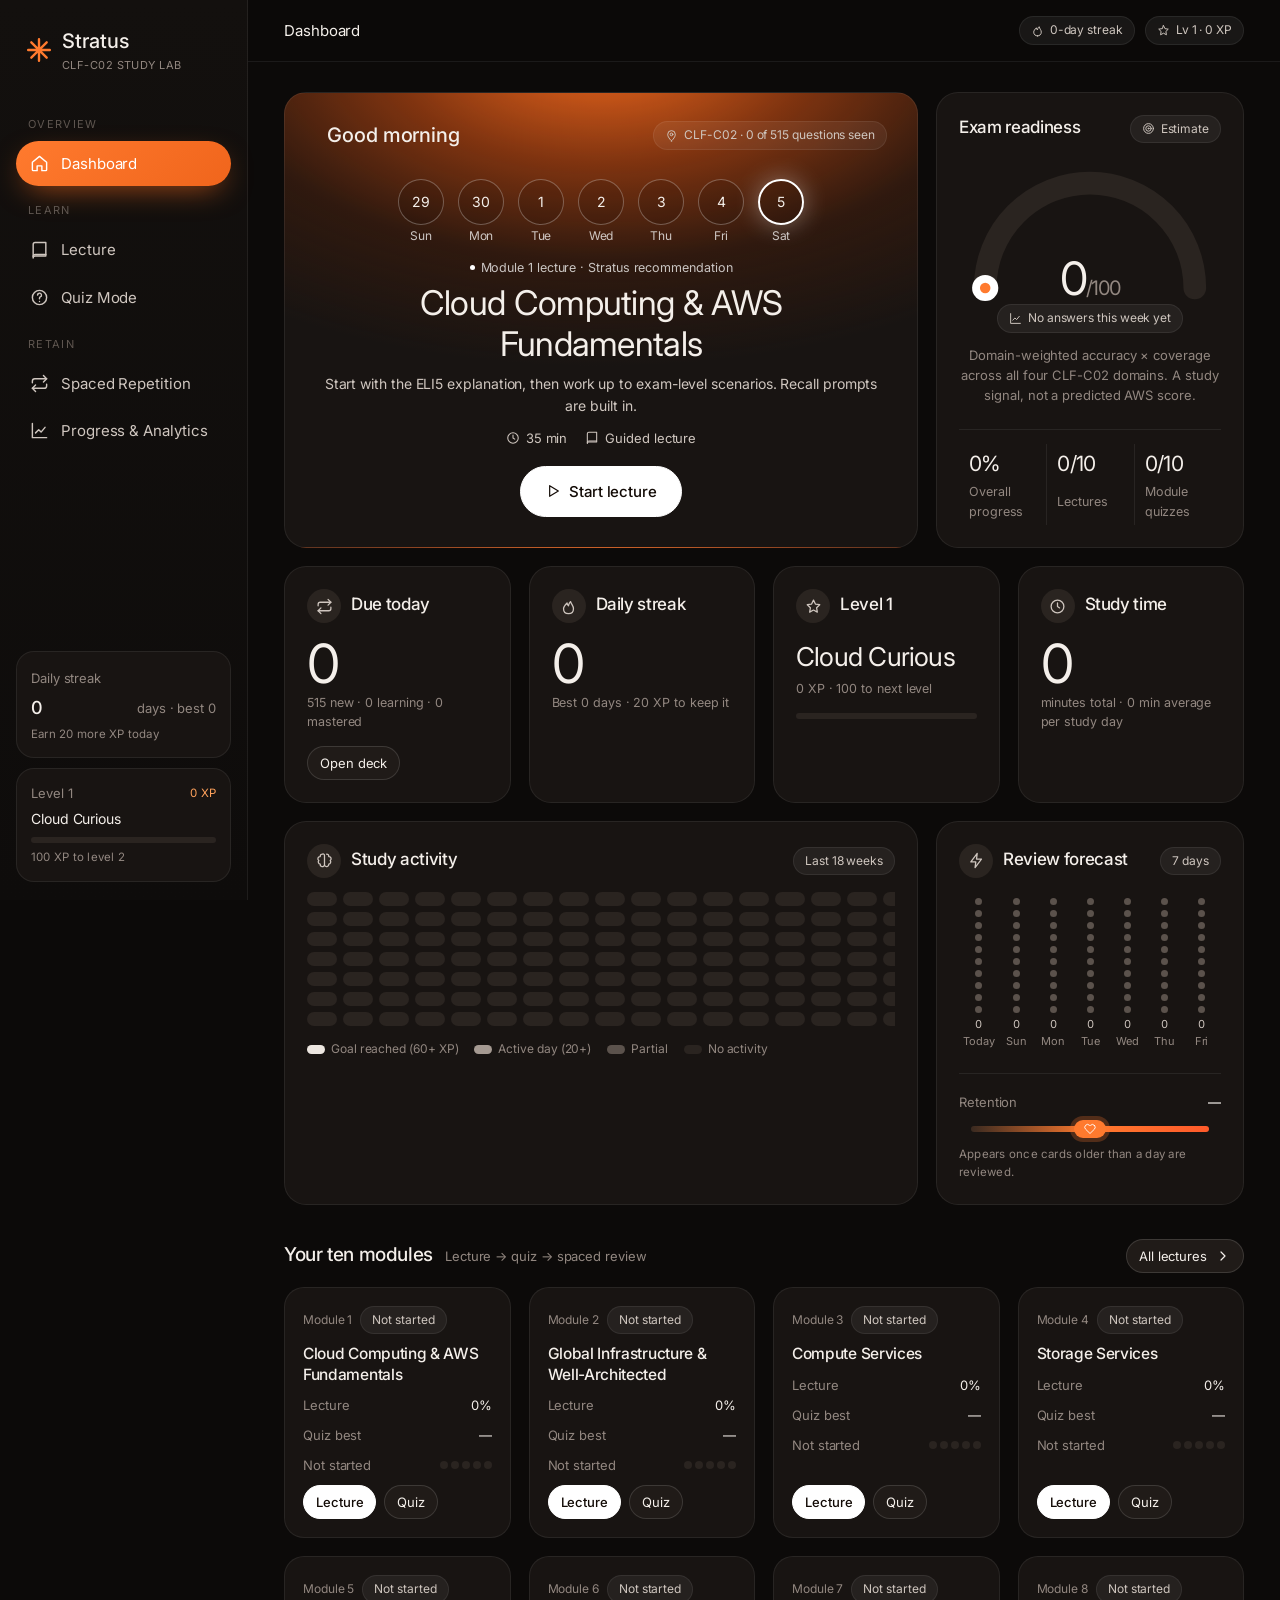
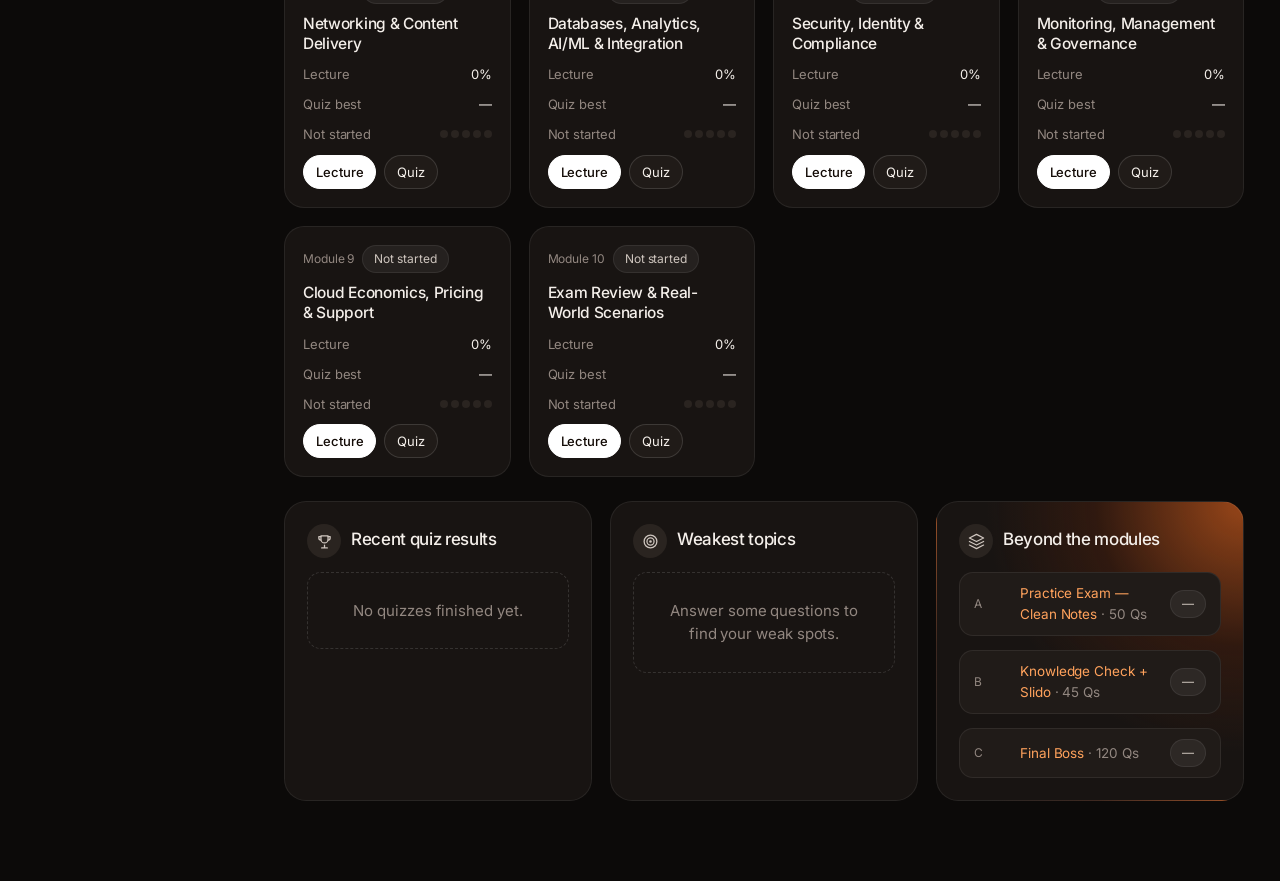
<file: index.html>
<!doctype html>
<html lang="en">
<head>
  <meta charset="utf-8">
  <meta name="viewport" content="width=device-width, initial-scale=1">
  <title>Stratus · AWS Cloud Practitioner</title>
  <meta name="description" content="Anki-style AWS Certified Cloud Practitioner (CLF-C02) lectures, quizzes, spaced repetition and exam simulator.">
  <link rel="preconnect" href="https://fonts.googleapis.com">
  <link rel="preconnect" href="https://fonts.gstatic.com" crossorigin>
  <link href="https://fonts.googleapis.com/css2?family=Inter:wght@300;400;500;600;700&display=swap" rel="stylesheet">
  <link rel="stylesheet" href="css/styles.css">
  <link rel="stylesheet" href="css/lecture.css">
  <link rel="stylesheet" href="css/quiz.css">
  <link rel="stylesheet" href="css/responsive.css">
</head>
<body>
  <div class="app">
    <aside class="sidebar" id="sidebar">
      <div class="brand">
        <svg class="logo" viewBox="0 0 24 24" fill="none" stroke="currentColor" stroke-width="2.2" stroke-linecap="round"><path d="M12 2v20M2 12h20M4.9 4.9l14.2 14.2M19.1 4.9 4.9 19.1"/></svg>
        <div>Stratus<small>CLF-C02 STUDY LAB</small></div>
      </div>
      <nav class="nav" id="nav"></nav>
      <div class="sidebar-foot" id="sidebar-foot"></div>
    </aside>
    <div class="main">
      <header class="topbar">
        <button class="btn icon ghost menu-btn" id="menu-btn" aria-label="Open navigation">
          <svg viewBox="0 0 24 24" fill="none" stroke="currentColor" stroke-width="2" stroke-linecap="round"><path d="M4 7h16M4 12h16M4 17h16"/></svg>
        </button>
        <div class="crumbs" id="crumbs"></div>
        <div class="spacer"></div>
        <div class="row" id="top-right"></div>
      </header>
      <main class="view" id="view" tabindex="-1"></main>
    </div>
  </div>
  <div class="toasts" id="toasts" aria-live="polite"></div>

  <!-- Core -->
  <script src="js/storage.js"></script>
  <script src="js/questions.js"></script>
  <script src="js/lecture-kit.js"></script>

  <!-- Content (separate from logic) -->
  <script src="data/modules.js"></script>
  <script src="data/lectures/m01.js"></script>
  <script src="data/lectures/m02.js"></script>
  <script src="data/lectures/m03.js"></script>
  <script src="data/lectures/m04.js"></script>
  <script src="data/lectures/m05.js"></script>
  <script src="data/lectures/m06.js"></script>
  <script src="data/lectures/m07.js"></script>
  <script src="data/lectures/m08.js"></script>
  <script src="data/lectures/m09.js"></script>
  <script src="data/lectures/m10.js"></script>
  <script src="data/module-quizzes/m01.js"></script>
  <script src="data/module-quizzes/m02.js"></script>
  <script src="data/module-quizzes/m03.js"></script>
  <script src="data/module-quizzes/m04.js"></script>
  <script src="data/module-quizzes/m05.js"></script>
  <script src="data/module-quizzes/m06.js"></script>
  <script src="data/module-quizzes/m07.js"></script>
  <script src="data/module-quizzes/m08.js"></script>
  <script src="data/module-quizzes/m09.js"></script>
  <script src="data/module-quizzes/m10.js"></script>
  <script src="data/practice-exam.js"></script>
  <script src="data/knowledge-check-slido.js"></script>
  <script src="data/final-boss.js"></script>

  <!-- Engines & views -->
  <script src="js/spaced-repetition.js"></script>
  <script src="js/progress.js"></script>
  <script src="js/analytics.js"></script>
  <script src="js/ui.js"></script>
  <script src="js/quiz-engine.js"></script>
  <script src="js/lectures.js"></script>
  <script src="js/navigation.js"></script>
  <script src="js/app.js"></script>
</body>
</html>
</file>
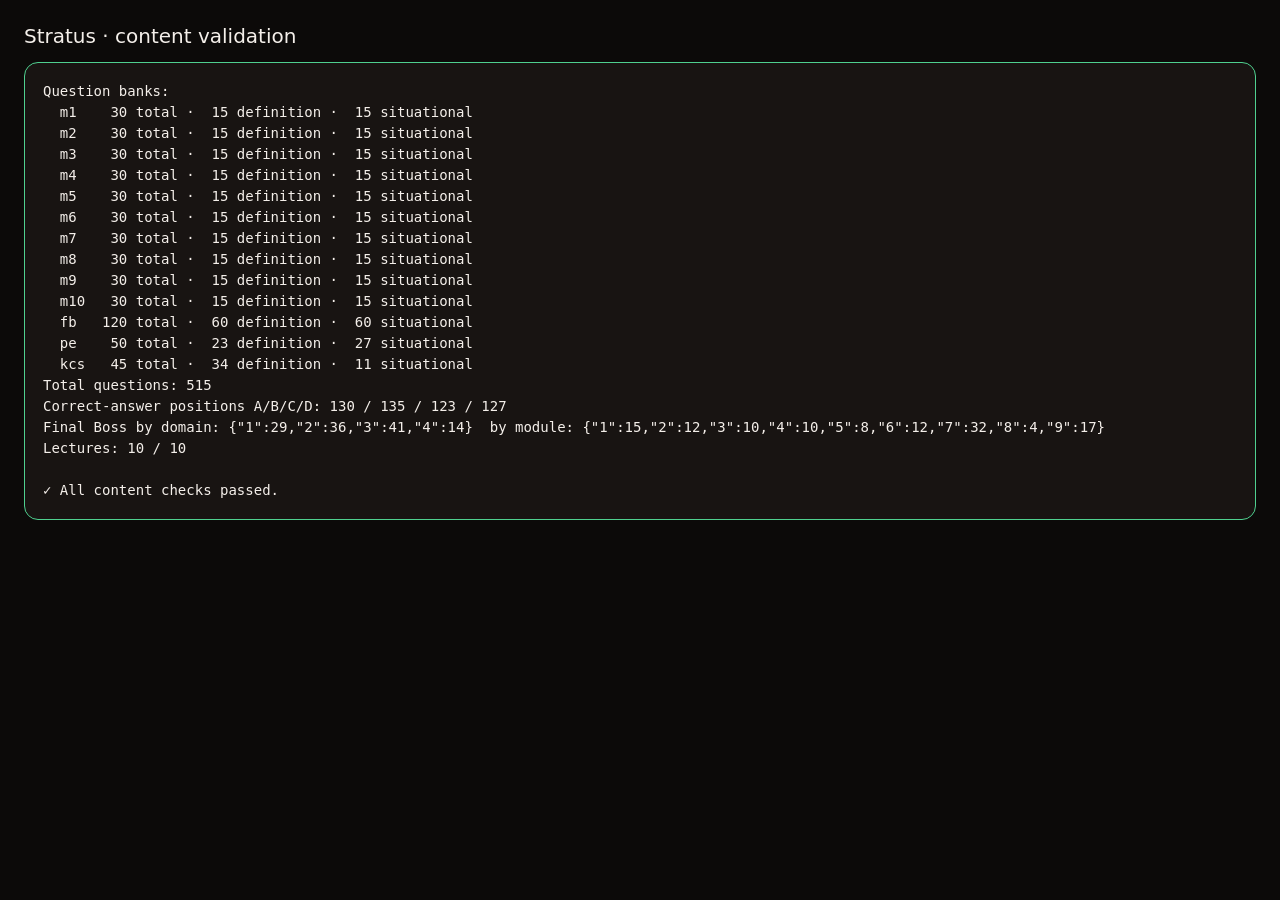
<file: tools/validate.html>
<!doctype html>
<html lang="en"><head><meta charset="utf-8"><meta name="viewport" content="width=device-width, initial-scale=1">
<title>Stratus Content QA</title>
<style>body{margin:0;background:#0c0a09;color:#f4efea;font:14px/1.5 ui-monospace,Menlo,monospace;padding:24px}h1{font:500 20px system-ui;margin:0 0 12px}pre{white-space:pre-wrap;padding:18px;border-radius:14px;background:#181412;border:1px solid #333}pre.ok{border-color:#4fd08f}pre.bad{border-color:#ff6464}</style>
</head><body><h1>Stratus · content validation</h1><pre id="out">Running…</pre>
<script>window.__missing=[];</script>
<script src="../js/questions.js" onerror="window.__missing.push('js/questions.js')"></script>
<script src="../js/lecture-kit.js" onerror="window.__missing.push('js/lecture-kit.js')"></script>
<script src="../data/modules.js" onerror="window.__missing.push('data/modules.js')"></script>
<script src="../data/lectures/m01.js" onerror="window.__missing.push('data/lectures/m01.js')"></script>
<script src="../data/lectures/m02.js" onerror="window.__missing.push('data/lectures/m02.js')"></script>
<script src="../data/lectures/m03.js" onerror="window.__missing.push('data/lectures/m03.js')"></script>
<script src="../data/lectures/m04.js" onerror="window.__missing.push('data/lectures/m04.js')"></script>
<script src="../data/lectures/m05.js" onerror="window.__missing.push('data/lectures/m05.js')"></script>
<script src="../data/lectures/m06.js" onerror="window.__missing.push('data/lectures/m06.js')"></script>
<script src="../data/lectures/m07.js" onerror="window.__missing.push('data/lectures/m07.js')"></script>
<script src="../data/lectures/m08.js" onerror="window.__missing.push('data/lectures/m08.js')"></script>
<script src="../data/lectures/m09.js" onerror="window.__missing.push('data/lectures/m09.js')"></script>
<script src="../data/lectures/m10.js" onerror="window.__missing.push('data/lectures/m10.js')"></script>
<script src="../data/module-quizzes/m01.js" onerror="window.__missing.push('data/module-quizzes/m01.js')"></script>
<script src="../data/module-quizzes/m02.js" onerror="window.__missing.push('data/module-quizzes/m02.js')"></script>
<script src="../data/module-quizzes/m03.js" onerror="window.__missing.push('data/module-quizzes/m03.js')"></script>
<script src="../data/module-quizzes/m04.js" onerror="window.__missing.push('data/module-quizzes/m04.js')"></script>
<script src="../data/module-quizzes/m05.js" onerror="window.__missing.push('data/module-quizzes/m05.js')"></script>
<script src="../data/module-quizzes/m06.js" onerror="window.__missing.push('data/module-quizzes/m06.js')"></script>
<script src="../data/module-quizzes/m07.js" onerror="window.__missing.push('data/module-quizzes/m07.js')"></script>
<script src="../data/module-quizzes/m08.js" onerror="window.__missing.push('data/module-quizzes/m08.js')"></script>
<script src="../data/module-quizzes/m09.js" onerror="window.__missing.push('data/module-quizzes/m09.js')"></script>
<script src="../data/module-quizzes/m10.js" onerror="window.__missing.push('data/module-quizzes/m10.js')"></script>
<script src="../data/practice-exam.js" onerror="window.__missing.push('data/practice-exam.js')"></script>
<script src="../data/knowledge-check-slido.js" onerror="window.__missing.push('data/knowledge-check-slido.js')"></script>
<script src="../data/final-boss.js" onerror="window.__missing.push('data/final-boss.js')"></script>
<script src="validate.js"></script>
</body></html>
</file>
<file: css/styles.css>
/* ==========================================================================
   Stratus — base design system
   Dark warm-charcoal surfaces, AWS-inspired orange glow, pill controls.
   ========================================================================== */
:root {
  --bg: #0c0a09;
  --bg-2: #120f0d;
  --surface: #181412;
  --surface-2: #201b18;
  --surface-3: #2a2420;
  --line: rgba(255, 255, 255, 0.07);
  --line-2: rgba(255, 255, 255, 0.13);
  --text: #f4efea;
  --text-2: #cfc6bf;
  --muted: #928780;
  --faint: #5f5650;
  --accent: #ff7a2e;
  --accent-2: #ffa25c;
  --accent-3: #ffd2ab;
  --accent-ink: #1a0c03;
  --aws: #ff9900;
  --glow: radial-gradient(120% 90% at 50% -10%, rgba(255, 110, 30, 0.95) 0%, rgba(214, 78, 14, 0.55) 28%, rgba(90, 34, 8, 0.35) 52%, rgba(24, 20, 18, 0) 78%);
  --ok: #4fd08f;
  --ok-bg: rgba(79, 208, 143, 0.12);
  --bad: #ff6464;
  --bad-bg: rgba(255, 100, 100, 0.12);
  --warn: #ffc355;
  --warn-bg: rgba(255, 195, 85, 0.12);
  --info: #79b8ff;
  --info-bg: rgba(121, 184, 255, 0.12);
  --pill-on: #ece6e0;
  --pill-mid: #5b524c;
  --pill-off: #2a2420;
  --radius: 22px;
  --radius-sm: 14px;
  --shadow: 0 24px 60px -24px rgba(0, 0, 0, 0.7);
  --font: "Inter", ui-sans-serif, system-ui, -apple-system, "Segoe UI", Roboto, sans-serif;
  --mono: ui-monospace, "SF Mono", Menlo, Consolas, monospace;
  --sidebar: 248px;
  color-scheme: dark;
}

* { box-sizing: border-box; }
html, body { margin: 0; height: 100%; }
body {
  background: var(--bg);
  color: var(--text);
  font: 15px/1.55 var(--font);
  letter-spacing: -0.005em;
  -webkit-font-smoothing: antialiased;
}
a { color: var(--accent-2); text-decoration: none; }
a:hover { text-decoration: underline; }
h1, h2, h3, h4 { margin: 0; font-weight: 500; letter-spacing: -0.02em; line-height: 1.2; }
h1 { font-size: 30px; }
h2 { font-size: 22px; }
h3 { font-size: 17px; }
p { margin: 0 0 0.8em; }
button { font: inherit; color: inherit; }
::selection { background: rgba(255, 122, 46, 0.35); }
:focus-visible { outline: 2px solid var(--accent-2); outline-offset: 2px; border-radius: 8px; }
.muted { color: var(--muted); }
.small { font-size: 13px; }
.tiny { font-size: 11.5px; letter-spacing: 0.02em; }
.mono { font-family: var(--mono); }
.hidden { display: none !important; }
.accent { color: var(--accent-2); }
.ok { color: var(--ok); }
.bad { color: var(--bad); }

/* ---------- App frame ---------- */
.app { display: grid; grid-template-columns: var(--sidebar) 1fr; min-height: 100vh; }
.sidebar {
  position: sticky; top: 0; height: 100vh;
  display: flex; flex-direction: column; gap: 6px;
  padding: 26px 16px 18px;
  background: linear-gradient(180deg, #13100e 0%, #0e0c0b 100%);
  border-right: 1px solid var(--line);
}
.brand { display: flex; align-items: center; gap: 10px; padding: 0 10px 22px; font-size: 20px; font-weight: 500; }
.brand .logo { width: 26px; height: 26px; color: var(--accent); }
.brand small { display: block; font-size: 11px; color: var(--muted); font-weight: 400; letter-spacing: 0.04em; }
.nav-label { padding: 14px 12px 6px; font-size: 11px; text-transform: uppercase; letter-spacing: 0.12em; color: var(--faint); }
.nav a {
  display: flex; align-items: center; gap: 12px;
  padding: 11px 14px; margin: 2px 0;
  border-radius: 999px; color: var(--text-2);
  transition: background 0.18s, color 0.18s;
}
.nav a:hover { background: var(--surface-2); color: var(--text); text-decoration: none; }
.nav a svg { width: 19px; height: 19px; flex: none; }
.nav a.active { background: linear-gradient(135deg, var(--accent) 0%, #f0651c 100%); color: #fff; box-shadow: 0 10px 30px -10px rgba(255, 110, 30, 0.7); }
.nav a .count { margin-left: auto; font-size: 11.5px; padding: 1px 8px; border-radius: 99px; background: rgba(255,255,255,0.1); }
.nav a.active .count { background: rgba(0,0,0,0.2); }
.sidebar-foot { margin-top: auto; display: grid; gap: 10px; }
.mini-card { padding: 14px; border-radius: 18px; background: var(--surface); border: 1px solid var(--line); }
.mini-card .row { display: flex; justify-content: space-between; align-items: center; }
.mini-card b { font-weight: 500; font-size: 18px; }

.main { min-width: 0; }
.topbar {
  position: sticky; top: 0; z-index: 20;
  display: flex; align-items: center; gap: 14px;
  padding: 16px 36px;
  background: rgba(12, 10, 9, 0.82);
  backdrop-filter: blur(14px);
  border-bottom: 1px solid var(--line);
}
.topbar .crumbs { display: flex; align-items: center; gap: 10px; font-size: 15px; }
.topbar .crumbs .back { width: 34px; height: 34px; display: grid; place-items: center; border-radius: 50%; border: 1px solid var(--line-2); background: transparent; cursor: pointer; }
.topbar .spacer { flex: 1; }
.topbar .menu-btn { display: none; }
.view { padding: 30px 36px 80px; max-width: 1360px; margin: 0 auto; }

/* ---------- Generic components ---------- */
.card {
  background: var(--surface);
  border: 1px solid var(--line);
  border-radius: var(--radius);
  padding: 22px;
  position: relative;
}
.card.tight { padding: 16px; }
.card h3 { margin-bottom: 4px; }
.card-head { display: flex; align-items: center; gap: 10px; margin-bottom: 14px; }
.card-head .ic { width: 34px; height: 34px; border-radius: 50%; display: grid; place-items: center; background: var(--surface-3); color: var(--text-2); flex: none; }
.card-head .ic svg { width: 17px; height: 17px; }
.card-head .end { margin-left: auto; }
.glow-card { background: var(--glow), var(--surface); overflow: hidden; }
.grid { display: grid; gap: 18px; }
.g2 { grid-template-columns: repeat(2, minmax(0, 1fr)); }
.g3 { grid-template-columns: repeat(3, minmax(0, 1fr)); }
.g4 { grid-template-columns: repeat(4, minmax(0, 1fr)); }
.g5 { grid-template-columns: repeat(5, minmax(0, 1fr)); }
.span2 { grid-column: span 2; }
.span3 { grid-column: span 3; }
.stack { display: grid; gap: 14px; }
.row { display: flex; align-items: center; gap: 10px; }
.row.wrap { flex-wrap: wrap; }
.between { justify-content: space-between; }
.section-title { display: flex; align-items: baseline; gap: 12px; margin: 34px 0 14px; }
.section-title h2 { font-size: 19px; }
.section-title .end { margin-left: auto; }

.btn {
  display: inline-flex; align-items: center; justify-content: center; gap: 8px;
  padding: 10px 18px; border-radius: 999px;
  border: 1px solid var(--line-2); background: var(--surface-2); color: var(--text);
  cursor: pointer; font-size: 14px; white-space: nowrap;
  transition: transform 0.12s, background 0.18s, border-color 0.18s, opacity 0.18s;
}
.btn:hover:not(:disabled) { background: var(--surface-3); border-color: rgba(255,255,255,0.22); text-decoration: none; }
.btn:active:not(:disabled) { transform: scale(0.98); }
.btn:disabled { opacity: 0.4; cursor: not-allowed; }
.btn svg { width: 16px; height: 16px; }
.btn.white { background: #fff; color: #120a05; border-color: #fff; font-weight: 500; }
.btn.white:hover:not(:disabled) { background: #f1ece7; }
.btn.accent { background: linear-gradient(135deg, var(--accent), #ee611a); border-color: transparent; color: #fff; font-weight: 500; }
.btn.accent:hover:not(:disabled) { background: linear-gradient(135deg, #ff8a45, #f36f2a); }
.btn.ghost { background: transparent; }
.btn.danger { border-color: rgba(255,100,100,0.4); color: #ff9a9a; background: transparent; }
.btn.danger:hover:not(:disabled) { background: var(--bad-bg); }
.btn.sm { padding: 6px 12px; font-size: 13px; }
.btn.lg { padding: 13px 24px; font-size: 15px; }
.btn.icon { width: 38px; height: 38px; padding: 0; }

.chip {
  display: inline-flex; align-items: center; gap: 6px;
  padding: 4px 11px; border-radius: 999px;
  background: rgba(255,255,255,0.06); border: 1px solid var(--line);
  color: var(--text-2); font-size: 12px; white-space: nowrap;
}
.chip svg { width: 13px; height: 13px; }
.chip.accent { background: rgba(255,122,46,0.14); border-color: rgba(255,122,46,0.3); color: var(--accent-3); }
.chip.ok { background: var(--ok-bg); border-color: rgba(79,208,143,0.3); color: var(--ok); }
.chip.bad { background: var(--bad-bg); border-color: rgba(255,100,100,0.3); color: #ff9a9a; }
.chip.warn { background: var(--warn-bg); border-color: rgba(255,195,85,0.3); color: var(--warn); }
.chip.info { background: var(--info-bg); border-color: rgba(121,184,255,0.3); color: var(--info); }

.bar { height: 6px; border-radius: 99px; background: var(--surface-3); overflow: hidden; }
.bar > i { display: block; height: 100%; border-radius: 99px; background: linear-gradient(90deg, #c94d0c, var(--accent), var(--accent-2)); transition: width 0.5s ease; }
.bar.ok > i { background: var(--ok); }
.bar.thick { height: 10px; }

.stat { display: grid; gap: 2px; }
.stat b { font-size: 26px; font-weight: 400; letter-spacing: -0.03em; }
.stat b.xl { font-size: 54px; line-height: 1; }
.stat span { color: var(--muted); font-size: 12.5px; }

.kpis { display: grid; grid-template-columns: repeat(auto-fit, minmax(150px, 1fr)); gap: 0; }
.kpis .stat { padding: 4px 18px; border-left: 1px solid var(--line); }
.kpis .stat:first-child { border-left: 0; padding-left: 0; }
.kpis.k3 { grid-template-columns: repeat(3, 1fr); }
.kpis.k3 .stat { padding: 4px 10px; }
.kpis.k3 .stat b { font-size: 21px; }

.empty { padding: 26px; text-align: center; color: var(--muted); border: 1px dashed var(--line-2); border-radius: var(--radius-sm); }

table.tbl { width: 100%; border-collapse: collapse; font-size: 14px; }
table.tbl th, table.tbl td { text-align: left; padding: 10px 12px; border-bottom: 1px solid var(--line); vertical-align: top; }
table.tbl th { color: var(--muted); font-weight: 500; font-size: 12px; text-transform: uppercase; letter-spacing: 0.06em; }
table.tbl tr:last-child td { border-bottom: 0; }

/* ---------- Modal & toast ---------- */
.modal-wrap { position: fixed; inset: 0; z-index: 100; display: grid; place-items: center; background: rgba(0,0,0,0.6); backdrop-filter: blur(6px); padding: 20px; animation: fade 0.15s ease; }
.modal { width: min(520px, 100%); background: var(--surface); border: 1px solid var(--line-2); border-radius: 24px; padding: 26px; box-shadow: var(--shadow); }
.modal h3 { font-size: 20px; margin-bottom: 8px; }
.modal .actions { display: flex; justify-content: flex-end; gap: 10px; margin-top: 22px; flex-wrap: wrap; }
.modal label.opt-row { display: flex; align-items: center; gap: 10px; padding: 10px 12px; border-radius: 12px; border: 1px solid var(--line); margin: 6px 0; cursor: pointer; }
.modal label.opt-row:hover { border-color: var(--line-2); }
.modal input[type="text"] { width: 100%; padding: 10px 14px; border-radius: 12px; border: 1px solid var(--line-2); background: var(--bg-2); color: var(--text); font: inherit; }
.toasts { position: fixed; right: 24px; bottom: 24px; z-index: 120; display: grid; gap: 10px; }
.toast { display: flex; align-items: center; gap: 12px; padding: 12px 16px; border-radius: 16px; background: var(--surface-2); border: 1px solid var(--line-2); box-shadow: var(--shadow); animation: slideup 0.25s ease; max-width: 360px; }
.toast .t-ic { width: 34px; height: 34px; border-radius: 50%; display: grid; place-items: center; background: rgba(255,122,46,0.18); color: var(--accent-2); flex: none; font-size: 18px; }
@keyframes fade { from { opacity: 0; } to { opacity: 1; } }
@keyframes slideup { from { opacity: 0; transform: translateY(10px); } to { opacity: 1; transform: none; } }
.fade-in { animation: fade 0.25s ease; }

/* ---------- Dashboard pieces (from reference mock-up) ---------- */
.hero { padding: 26px 30px 30px; min-height: 330px; display: flex; flex-direction: column; }
.hero .top { display: flex; align-items: center; gap: 12px; }
.hero .loc { margin-left: auto; }
.days { display: flex; gap: 14px; justify-content: center; margin: 26px 0 8px; }
.day { display: grid; place-items: center; gap: 2px; }
.day .c { width: 46px; height: 46px; border-radius: 50%; display: grid; place-items: center; border: 1px solid rgba(255,255,255,0.28); font-size: 14px; background: rgba(0,0,0,0.12); }
.day.done .c { background: rgba(255,255,255,0.22); border-color: rgba(255,255,255,0.6); }
.day.today .c { border: 2px solid #fff; box-shadow: 0 0 24px rgba(255,255,255,0.35); }
.day span { font-size: 12px; color: rgba(255,255,255,0.75); }
.hero-body { margin: auto auto 0; text-align: center; max-width: 560px; }
.hero-body .eyebrow { font-size: 12.5px; color: rgba(255,255,255,0.75); display: inline-flex; align-items: center; gap: 6px; }
.hero-body .eyebrow::before { content: ""; width: 5px; height: 5px; border-radius: 50%; background: #fff; }
.hero-body h1 { font-size: 34px; margin: 6px 0 8px; font-weight: 400; }
.hero-body p { color: var(--text-2); font-size: 14px; }
.hero-body .meta { display: flex; justify-content: center; gap: 18px; font-size: 13px; color: var(--text-2); margin: 4px 0 18px; }
.hero-body .meta span { display: inline-flex; align-items: center; gap: 6px; }
.hero-body .meta svg { width: 14px; height: 14px; }

.gauge { position: relative; display: grid; place-items: center; }
.gauge svg { width: 100%; max-width: 320px; overflow: visible; }
.gauge .val { position: absolute; top: 56%; left: 0; right: 0; text-align: center; }
.gauge .val b { font-size: 46px; font-weight: 400; letter-spacing: -0.04em; }
.gauge .val b small { font-size: 20px; color: var(--muted); }

.pillgrid { display: grid; grid-auto-flow: column; grid-template-rows: repeat(7, 14px); gap: 6px; justify-content: start; overflow-x: auto; padding-bottom: 4px; }
.pillgrid i { width: 30px; height: 14px; border-radius: 99px; background: var(--pill-off); display: block; }
.pillgrid i.l1 { background: var(--pill-mid); }
.pillgrid i.l2 { background: #a59a92; }
.pillgrid i.l3 { background: var(--pill-on); }
.pillgrid i.today { outline: 1.5px solid var(--accent); outline-offset: 1px; }
.legend { display: flex; gap: 16px; font-size: 12px; color: var(--muted); margin-top: 10px; flex-wrap: wrap; }
.legend span { display: inline-flex; align-items: center; gap: 6px; }
.legend i { width: 18px; height: 9px; border-radius: 99px; display: inline-block; background: var(--pill-off); }

.dotmatrix { display: flex; gap: 6px; align-items: flex-end; padding: 6px 4px 0; }
.dotmatrix .dcol { flex: 1; display: grid; justify-items: center; gap: 6px; }
.dotmatrix .col { display: flex; flex-direction: column-reverse; gap: 5px; align-items: center; }
.dotmatrix .col i { width: 7px; height: 7px; border-radius: 50%; background: var(--pill-mid); }
.dotmatrix .col i.on { background: var(--pill-on); }
.dotmatrix .col i.hot { background: var(--accent); }
.dotmatrix .lbl { font-size: 11px; color: var(--muted); line-height: 1; }
.dotmatrix .cnt { font-size: 11px; color: var(--text-2); line-height: 1; font-variant-numeric: tabular-nums; }
.forecast-foot { margin-top: 26px; padding-top: 18px; border-top: 1px solid var(--line); }
.slider { position: relative; height: 6px; border-radius: 99px; background: linear-gradient(90deg, #3a2a20, var(--accent), #ff5a2a); margin: 14px 12px 14px; }
.slider .knob svg { width: 12px; height: 12px; display: block; }
.slider .knob { position: absolute; top: 50%; transform: translate(-50%, -50%); padding: 3px 10px; border-radius: 99px; background: var(--accent); color: #fff; font-size: 12px; box-shadow: 0 0 0 4px rgba(255,122,46,0.25); white-space: nowrap; }

/* Module cards */
.module-card { display: flex; flex-direction: column; gap: 10px; padding: 18px; border-radius: 20px; background: var(--surface); border: 1px solid var(--line); transition: border-color 0.2s, transform 0.2s; min-height: 200px; }
.module-card:hover { border-color: rgba(255,122,46,0.35); transform: translateY(-2px); }
.module-card .num { font-size: 12px; color: var(--muted); display: flex; align-items: center; gap: 8px; }
.module-card h4 { font-size: 15.5px; font-weight: 500; line-height: 1.3; }
.module-card .acts { margin-top: auto; display: flex; gap: 8px; }
.mastery { display: inline-flex; gap: 3px; }
.mastery i { width: 8px; height: 8px; border-radius: 50%; background: var(--surface-3); }
.mastery i.on { background: var(--accent); }

.badge-grid { display: grid; grid-template-columns: repeat(auto-fill, minmax(150px, 1fr)); gap: 12px; }
.badge { padding: 16px 12px; border-radius: 18px; border: 1px solid var(--line); background: var(--surface-2); text-align: center; opacity: 0.45; filter: grayscale(1); }
.badge.got { opacity: 1; filter: none; border-color: rgba(255,122,46,0.35); background: radial-gradient(100% 80% at 50% 0%, rgba(255,122,46,0.18), transparent 70%), var(--surface-2); }
.badge .b-ic { width: 44px; height: 44px; margin: 0 auto 10px; border-radius: 50%; display: grid; place-items: center; background: var(--surface-3); color: var(--accent-2); }
.badge .b-ic svg { width: 22px; height: 22px; }
.badge b { display: block; font-weight: 500; font-size: 13.5px; }
.badge span { font-size: 11.5px; color: var(--muted); }

.hbars { display: grid; gap: 12px; }
.hbar { display: grid; grid-template-columns: 200px 1fr 60px; gap: 14px; align-items: center; font-size: 13.5px; }
.hbar .v { text-align: right; color: var(--text-2); font-variant-numeric: tabular-nums; }

.vbars { display: flex; align-items: flex-end; gap: 12px; height: 160px; padding-top: 10px; }
.vbars .vb { flex: 1; display: flex; flex-direction: column; align-items: center; gap: 6px; height: 100%; justify-content: flex-end; }
.vbars .vb i { width: 100%; max-width: 38px; border-radius: 10px 10px 4px 4px; background: linear-gradient(180deg, var(--accent-2), #b8470c); min-height: 3px; }
.vbars .vb i.zero { background: var(--surface-3); }
.vbars .vb span { font-size: 11.5px; color: var(--muted); }
.vbars .vb em { font-style: normal; font-size: 11.5px; color: var(--text-2); }
</file>
<file: css/lecture.css>
/* ==========================================================================
   Lecture reader
   ========================================================================== */
.lec-layout { display: grid; grid-template-columns: 250px minmax(0, 1fr); gap: 32px; align-items: start; }
.toc { position: sticky; top: 88px; max-height: calc(100vh - 110px); overflow-y: auto; padding-right: 6px; }
.toc h4 { font-size: 11px; text-transform: uppercase; letter-spacing: 0.12em; color: var(--faint); margin: 0 0 10px 12px; font-weight: 500; }
.toc a { display: flex; gap: 10px; align-items: center; padding: 7px 12px; border-radius: 12px; color: var(--text-2); font-size: 13.5px; line-height: 1.35; }
.toc a:hover { background: var(--surface-2); text-decoration: none; }
.toc a .tick { width: 16px; height: 16px; border-radius: 50%; border: 1.5px solid var(--faint); flex: none; display: grid; place-items: center; font-size: 9px; }
.toc a.seen .tick { background: var(--accent); border-color: var(--accent); color: #fff; }
.toc a.cur { background: var(--surface-2); color: var(--text); }
.toc .toc-prog { margin: 14px 12px 0; }

.lec-hero { padding: 34px 36px; margin-bottom: 24px; }
.lec-hero h1 { font-size: 34px; font-weight: 400; margin: 10px 0 8px; }
.lec-hero p { color: var(--text-2); max-width: 760px; }

article.lec { max-width: 860px; font-size: 16px; line-height: 1.7; color: var(--text-2); }
article.lec section { padding: 8px 0 26px; border-bottom: 1px solid var(--line); margin-bottom: 26px; scroll-margin-top: 90px; }
article.lec section:last-child { border-bottom: 0; }
article.lec h2 { color: var(--text); font-size: 25px; margin: 6px 0 14px; display: flex; align-items: center; gap: 12px; flex-wrap: wrap; }
article.lec h3 { color: var(--text); font-size: 18px; margin: 24px 0 10px; }
article.lec strong, article.lec b { color: var(--text); font-weight: 600; }
article.lec ul, article.lec ol { padding-left: 22px; margin: 0 0 14px; }
article.lec li { margin: 4px 0; }
article.lec code { font-family: var(--mono); font-size: 0.88em; background: var(--surface-3); padding: 1px 6px; border-radius: 6px; color: var(--accent-3); }
article.lec table { width: 100%; border-collapse: collapse; font-size: 14px; margin: 12px 0 18px; border-radius: 14px; overflow: hidden; border: 1px solid var(--line-2); }
article.lec th, article.lec td { padding: 10px 12px; text-align: left; border-bottom: 1px solid var(--line); vertical-align: top; }
article.lec th { background: var(--surface-2); color: var(--text); font-weight: 500; }
article.lec tr:last-child td { border-bottom: 0; }
article.lec td:first-child { color: var(--text); font-weight: 500; }
.lvl { font-size: 11px; padding: 3px 10px; border-radius: 99px; text-transform: uppercase; letter-spacing: 0.08em; font-weight: 500; }
.lvl.b { background: var(--ok-bg); color: var(--ok); }
.lvl.i { background: var(--info-bg); color: var(--info); }
.lvl.a { background: rgba(196,140,255,0.14); color: #c9a2ff; }
.lvl.e { background: rgba(255,122,46,0.16); color: var(--accent-2); }

.callout { border-radius: 18px; padding: 16px 20px 6px; margin: 16px 0 20px; border: 1px solid var(--line-2); background: var(--surface); }
.callout > .ct { display: flex; align-items: center; gap: 8px; font-size: 12px; text-transform: uppercase; letter-spacing: 0.1em; font-weight: 600; margin-bottom: 8px; }
.callout.eli5 { border-color: rgba(79,208,143,0.3); background: linear-gradient(180deg, rgba(79,208,143,0.07), transparent 70%), var(--surface); }
.callout.eli5 > .ct { color: var(--ok); }
.callout.story { border-color: rgba(121,184,255,0.3); background: linear-gradient(180deg, rgba(121,184,255,0.07), transparent 70%), var(--surface); }
.callout.story > .ct { color: var(--info); }
.callout.tip { border-color: rgba(255,122,46,0.35); background: linear-gradient(180deg, rgba(255,122,46,0.08), transparent 70%), var(--surface); }
.callout.tip > .ct { color: var(--accent-2); }
.callout.trap { border-color: rgba(255,100,100,0.35); background: linear-gradient(180deg, rgba(255,100,100,0.07), transparent 70%), var(--surface); }
.callout.trap > .ct { color: #ff9a9a; }
.callout.hook { border-color: rgba(196,140,255,0.32); background: linear-gradient(180deg, rgba(196,140,255,0.08), transparent 70%), var(--surface); }
.callout.hook > .ct { color: #c9a2ff; }
.callout.note { }
.callout.note > .ct { color: var(--muted); }
.callout.fix { border-color: rgba(255,195,85,0.35); }
.callout.fix > .ct { color: var(--warn); }

.recall { border-radius: 18px; padding: 16px 20px; margin: 16px 0 20px; border: 1px dashed rgba(255,122,46,0.45); background: rgba(255,122,46,0.04); }
.recall .rq { color: var(--text); font-weight: 500; display: flex; gap: 10px; }
.recall .rq::before { content: "?"; flex: none; width: 24px; height: 24px; border-radius: 50%; background: var(--accent); color: #fff; display: grid; place-items: center; font-size: 13px; font-weight: 700; }
.recall textarea { width: 100%; min-height: 54px; margin: 12px 0 8px; padding: 10px 12px; border-radius: 12px; border: 1px solid var(--line-2); background: var(--bg-2); color: var(--text); font: inherit; font-size: 14px; resize: vertical; }
.recall .ra { display: none; margin-top: 10px; padding: 12px 14px; border-radius: 12px; background: var(--surface-2); color: var(--text-2); font-size: 14.5px; }
.recall.open .ra { display: block; animation: fade 0.2s ease; }

.kc { border-radius: 18px; padding: 18px 20px; margin: 14px 0; border: 1px solid var(--line-2); background: var(--surface); }
.kc .kq { color: var(--text); font-weight: 500; margin-bottom: 12px; }
.kc .opt { font-size: 14.5px; padding: 11px 14px; }
.kc .kfb { margin-top: 12px; font-size: 14px; padding: 12px 14px; border-radius: 12px; background: var(--surface-2); }

/* CSS diagrams */
.diagram { margin: 18px 0 22px; padding: 22px; border-radius: 20px; border: 1px solid var(--line-2); background: radial-gradient(120% 100% at 50% 0%, rgba(255,122,46,0.06), transparent 60%), var(--bg-2); overflow-x: auto; }
.diagram .cap { font-size: 12.5px; color: var(--muted); margin-top: 12px; text-align: center; }
.flow { display: flex; align-items: stretch; gap: 0; justify-content: center; flex-wrap: nowrap; min-width: min-content; }
.flow .node { padding: 12px 14px; border-radius: 14px; background: var(--surface-2); border: 1px solid var(--line-2); min-width: 108px; max-width: 170px; text-align: center; font-size: 13px; color: var(--text); display: grid; align-content: center; gap: 4px; }
.flow .node small { color: var(--muted); font-size: 11.5px; line-height: 1.35; }
.flow .node.hl { border-color: rgba(255,122,46,0.55); background: rgba(255,122,46,0.1); }
.flow .arrow { display: grid; place-items: center; padding: 0 8px; color: var(--accent-2); font-size: 18px; }
.stackd { display: grid; gap: 6px; max-width: 640px; margin: 0 auto; }
.stackd .layer { display: grid; grid-template-columns: 1fr 120px; align-items: center; gap: 12px; padding: 10px 14px; border-radius: 12px; font-size: 13.5px; }
.stackd .layer.you { background: rgba(121,184,255,0.1); border: 1px solid rgba(121,184,255,0.3); }
.stackd .layer.aws { background: rgba(255,122,46,0.1); border: 1px solid rgba(255,122,46,0.35); }
.stackd .layer.shared { background: rgba(196,140,255,0.1); border: 1px solid rgba(196,140,255,0.3); }
.stackd .layer span { text-align: right; font-size: 11.5px; text-transform: uppercase; letter-spacing: 0.08em; color: var(--muted); }
.nest { border: 1.5px dashed var(--line-2); border-radius: 18px; padding: 14px; position: relative; }
.nest > .nl { font-size: 11.5px; text-transform: uppercase; letter-spacing: 0.1em; color: var(--muted); margin-bottom: 10px; }
.nest.region { border-color: rgba(255,122,46,0.5); }
.nest.az { border-color: rgba(121,184,255,0.45); border-style: solid; }
.nest.pub { border-color: rgba(79,208,143,0.5); border-style: solid; background: rgba(79,208,143,0.04); }
.nest.priv { border-color: rgba(196,140,255,0.45); border-style: solid; background: rgba(196,140,255,0.04); }
.nest-row { display: grid; grid-auto-flow: column; grid-auto-columns: 1fr; gap: 12px; }
.box { padding: 9px 12px; border-radius: 10px; background: var(--surface-2); border: 1px solid var(--line-2); font-size: 12.5px; text-align: center; color: var(--text); }
.box.o { border-color: rgba(255,122,46,0.55); background: rgba(255,122,46,0.12); }
.spectrum { display: grid; grid-template-columns: repeat(var(--n, 4), 1fr); gap: 8px; }
.spectrum .sp { padding: 12px; border-radius: 14px; background: var(--surface-2); border: 1px solid var(--line-2); font-size: 13px; }
.spectrum .sp b { display: block; color: var(--text); margin-bottom: 4px; }
.spectrum .sp small { color: var(--muted); font-size: 12px; line-height: 1.4; display: block; }
.spectrum-axis { display: flex; justify-content: space-between; font-size: 11.5px; color: var(--muted); margin-top: 8px; }
.spectrum-axis::before { content: ""; }

.lec-end { display: flex; gap: 12px; align-items: center; padding: 24px; border-radius: 22px; background: var(--glow), var(--surface); flex-wrap: wrap; }

/* Paper reading mode */
article.lec.paper { background: #f6f2ee; color: #3a332e; padding: 34px 40px; border-radius: 24px; }
article.lec.paper h2, article.lec.paper h3, article.lec.paper strong, article.lec.paper b, article.lec.paper td:first-child { color: #17110d; }
article.lec.paper section { border-color: #e2dad3; }
article.lec.paper .callout, article.lec.paper .kc, article.lec.paper .diagram { background: #fff; border-color: #e2dad3; color: #3a332e; }
article.lec.paper .callout.eli5 > .ct { color: #1c8a55; }
article.lec.paper .callout.story > .ct { color: #2369b8; }
article.lec.paper .callout.tip > .ct { color: #c45410; }
article.lec.paper .callout.trap > .ct { color: #c02c2c; }
article.lec.paper .callout.hook > .ct { color: #7a45c9; }
article.lec.paper table { border-color: #e2dad3; }
article.lec.paper th { background: #efe8e1; color: #17110d; }
article.lec.paper th, article.lec.paper td { border-color: #e9e2db; }
article.lec.paper code { background: #efe8e1; color: #a44608; }
article.lec.paper .recall { background: #fff7f0; }
article.lec.paper .recall .rq { color: #17110d; }
article.lec.paper .recall textarea, article.lec.paper .recall .ra, article.lec.paper .kc .kfb { background: #f6f2ee; color: #3a332e; border-color: #e2dad3; }
article.lec.paper .kc .kq { color: #17110d; }
article.lec.paper .opt { background: #f6f2ee; color: #2a241f; border-color: #ddd4cc; }
article.lec.paper .opt .L { background: #e6ddd5; color: #3a332e; }
article.lec.paper .flow .node, article.lec.paper .box, article.lec.paper .spectrum .sp { background: #f6f2ee; color: #17110d; border-color: #ddd4cc; }
article.lec.paper .nest > .nl, article.lec.paper .diagram .cap, article.lec.paper .spectrum .sp small, article.lec.paper .flow .node small { color: #7a6f66; }
article.lec.paper .stackd .layer { color: #17110d; }
</file>
<file: css/quiz.css>
/* ==========================================================================
   Quiz, exam simulation, and spaced-repetition review
   ========================================================================== */
.quiz-layout { display: grid; grid-template-columns: minmax(0, 1fr) 300px; gap: 22px; align-items: start; }
.quiz-side { position: sticky; top: 88px; display: grid; gap: 16px; }

.q-head { display: flex; align-items: center; gap: 12px; margin-bottom: 18px; flex-wrap: wrap; }
.q-head .q-num { font-size: 13px; color: var(--muted); }
.q-head .q-num b { color: var(--text); font-weight: 500; font-size: 15px; }
.q-head .end { margin-left: auto; display: flex; gap: 8px; }

.q-card { padding: 30px 32px; }
.q-text { font-size: 19px; line-height: 1.5; margin: 6px 0 22px; font-weight: 400; letter-spacing: -0.01em; }
.q-chips { display: flex; flex-wrap: wrap; gap: 6px; }

.opts { display: grid; gap: 10px; }
.opt {
  display: grid; grid-template-columns: 34px 1fr auto; align-items: center; gap: 14px;
  width: 100%; text-align: left;
  padding: 14px 16px; border-radius: 16px;
  border: 1px solid var(--line-2); background: var(--surface-2);
  cursor: pointer; transition: border-color 0.15s, background 0.15s;
  font-size: 15px; line-height: 1.45;
}
.opt:hover:not(:disabled) { border-color: rgba(255,255,255,0.28); }
.opt .L { width: 34px; height: 34px; border-radius: 50%; display: grid; place-items: center; background: var(--surface-3); font-size: 13px; font-weight: 500; color: var(--text-2); }
.opt.sel { border-color: var(--accent); background: rgba(255,122,46,0.1); }
.opt.sel .L { background: var(--accent); color: #fff; }
.opt.correct { border-color: var(--ok); background: var(--ok-bg); }
.opt.correct .L { background: var(--ok); color: #06200f; }
.opt.wrong { border-color: var(--bad); background: var(--bad-bg); }
.opt.wrong .L { background: var(--bad); color: #2a0606; }
.opt:disabled { cursor: default; }
.opt .mark { font-size: 12px; color: var(--muted); }
.opt.correct .mark { color: var(--ok); }
.opt.wrong .mark { color: #ff9a9a; }

.q-actions { display: flex; align-items: center; gap: 10px; margin-top: 22px; flex-wrap: wrap; }
.q-actions .end { margin-left: auto; display: flex; gap: 10px; }

.feedback { margin-top: 22px; border-radius: 18px; padding: 18px 20px; border: 1px solid var(--line-2); background: var(--bg-2); animation: fade 0.2s ease; }
.feedback .verdict { display: flex; align-items: center; gap: 10px; font-size: 16px; font-weight: 500; margin-bottom: 10px; }
.feedback .verdict .dot { width: 26px; height: 26px; border-radius: 50%; display: grid; place-items: center; font-size: 14px; }
.feedback.is-ok { border-color: rgba(79,208,143,0.35); }
.feedback.is-ok .verdict .dot { background: var(--ok); color: #06200f; }
.feedback.is-bad { border-color: rgba(255,100,100,0.35); }
.feedback.is-bad .verdict .dot { background: var(--bad); color: #2a0606; }
.feedback h5 { margin: 14px 0 6px; font-size: 12px; text-transform: uppercase; letter-spacing: 0.08em; color: var(--muted); font-weight: 500; }
.feedback ul.why { margin: 0; padding: 0; list-style: none; display: grid; gap: 8px; }
.feedback ul.why li { display: grid; grid-template-columns: 26px 1fr; gap: 8px; font-size: 14px; color: var(--text-2); }
.feedback ul.why li b { width: 22px; height: 22px; border-radius: 50%; display: grid; place-items: center; background: var(--surface-3); font-size: 11.5px; font-weight: 500; }
.feedback .related { display: flex; flex-wrap: wrap; gap: 8px; margin-top: 14px; align-items: center; }

.rate { margin-top: 18px; padding-top: 16px; border-top: 1px solid var(--line); }
.rate .rate-btns { display: grid; grid-template-columns: repeat(4, 1fr); gap: 10px; margin-top: 10px; }
.rate-btn { padding: 10px 8px; border-radius: 14px; border: 1px solid var(--line-2); background: var(--surface-2); cursor: pointer; display: grid; gap: 2px; text-align: center; }
.rate-btn b { font-weight: 500; font-size: 14px; }
.rate-btn span { font-size: 11.5px; color: var(--muted); }
.rate-btn.again:hover:not(:disabled), .rate-btn.again.on { border-color: var(--bad); background: var(--bad-bg); }
.rate-btn.hard:hover:not(:disabled), .rate-btn.hard.on { border-color: var(--warn); background: var(--warn-bg); }
.rate-btn.good:hover:not(:disabled), .rate-btn.good.on { border-color: var(--ok); background: var(--ok-bg); }
.rate-btn.easy:hover:not(:disabled), .rate-btn.easy.on { border-color: var(--info); background: var(--info-bg); }
.rate-btn:disabled { opacity: 0.35; cursor: not-allowed; }

.palette { display: grid; grid-template-columns: repeat(6, 1fr); gap: 6px; max-height: 360px; overflow-y: auto; padding-right: 2px; }
.palette button { position: relative; aspect-ratio: 1; border-radius: 10px; border: 1px solid var(--line); background: var(--surface-2); color: var(--text-2); cursor: pointer; font-size: 12px; font-variant-numeric: tabular-nums; }
.palette button.answered { background: var(--surface-3); color: var(--text); border-color: var(--line-2); }
.palette button.ok { background: var(--ok-bg); border-color: rgba(79,208,143,0.5); color: var(--ok); }
.palette button.bad { background: var(--bad-bg); border-color: rgba(255,100,100,0.5); color: #ff9a9a; }
.palette button.cur { outline: 2px solid var(--accent); outline-offset: 1px; }
.palette button.flag::after { content: ""; position: absolute; top: 3px; right: 3px; width: 6px; height: 6px; border-radius: 50%; background: var(--warn); }
.pal-legend { display: flex; flex-wrap: wrap; gap: 10px; font-size: 11.5px; color: var(--muted); margin-top: 10px; }
.pal-legend span { display: inline-flex; align-items: center; gap: 5px; }
.pal-legend i { width: 10px; height: 10px; border-radius: 3px; display: inline-block; background: var(--surface-2); border: 1px solid var(--line-2); }

.timer { font-variant-numeric: tabular-nums; font-size: 28px; letter-spacing: -0.02em; }
.timer.low { color: var(--bad); }

.flag-btn.on { border-color: var(--warn); color: var(--warn); background: var(--warn-bg); }

/* Results */
.res-hero { display: grid; grid-template-columns: 300px 1fr; gap: 26px; align-items: center; }
.res-hero .gauge .val b { font-size: 50px; }
.res-kpis { display: grid; grid-template-columns: repeat(4, 1fr); gap: 12px; }
.res-kpis .stat { padding: 14px 16px; border-radius: 16px; background: var(--surface-2); border: 1px solid var(--line); }
.res-kpis .stat b { font-size: 24px; }
.pass-banner { padding: 14px 18px; border-radius: 16px; display: flex; gap: 12px; align-items: center; font-size: 14px; }
.pass-banner.ok { background: var(--ok-bg); border: 1px solid rgba(79,208,143,0.3); }
.pass-banner.bad { background: var(--bad-bg); border: 1px solid rgba(255,100,100,0.3); }
.review-list { display: grid; gap: 8px; }
.review-item { display: grid; grid-template-columns: 34px 1fr auto; gap: 12px; align-items: center; padding: 10px 14px; border-radius: 14px; background: var(--surface-2); border: 1px solid var(--line); cursor: pointer; }
.review-item:hover { border-color: var(--line-2); }
.review-item .n { font-size: 12px; color: var(--muted); font-variant-numeric: tabular-nums; }
.review-item .t { font-size: 13.5px; overflow: hidden; text-overflow: ellipsis; display: -webkit-box; -webkit-line-clamp: 2; -webkit-box-orient: vertical; }

/* Quiz hub */
.bank-card { display: flex; flex-direction: column; gap: 12px; }
.bank-card .score-line { display: flex; align-items: baseline; gap: 8px; }
.bank-card .score-line b { font-size: 28px; font-weight: 400; letter-spacing: -0.03em; }
.boss { background: radial-gradient(120% 120% at 100% 0%, rgba(255,110,30,0.55) 0%, rgba(120,40,8,0.25) 40%, transparent 70%), var(--surface); }
.boss h2 { font-size: 26px; font-weight: 400; }

/* SRS page */
.srs-kpis { display: grid; grid-template-columns: repeat(7, 1fr); gap: 12px; }
.srs-kpis .stat { padding: 16px; border-radius: 18px; background: var(--surface); border: 1px solid var(--line); }
.algo ol { margin: 6px 0 0; padding-left: 18px; color: var(--text-2); font-size: 14px; }
.algo ol li { margin: 4px 0; }
</file>
<file: css/responsive.css>
/* ==========================================================================
   Responsive — desktop-first; tablet and phone fall back gracefully
   ========================================================================== */
@media (max-width: 1280px) {
  .g5 { grid-template-columns: repeat(4, minmax(0, 1fr)); }
  .srs-kpis { grid-template-columns: repeat(4, 1fr); }
}
@media (max-width: 1100px) {
  :root { --sidebar: 214px; }
  .view { padding: 24px 24px 70px; }
  .topbar { padding: 14px 24px; }
  .g4, .g5 { grid-template-columns: repeat(3, minmax(0, 1fr)); }
  .quiz-layout { grid-template-columns: minmax(0, 1fr) 250px; }
  .lec-layout { grid-template-columns: 210px minmax(0, 1fr); gap: 22px; }
  .hbar { grid-template-columns: 150px 1fr 54px; }
}
@media (max-width: 900px) {
  .app { grid-template-columns: 1fr; }
  .sidebar {
    position: fixed; z-index: 60; left: 0; top: 0; width: 260px;
    transform: translateX(-100%); transition: transform 0.25s ease;
    box-shadow: var(--shadow);
  }
  body.nav-open .sidebar { transform: none; }
  body.nav-open::after { content: ""; position: fixed; inset: 0; z-index: 50; background: rgba(0,0,0,0.5); }
  .topbar .menu-btn { display: grid; }
  .g3, .g4, .g5 { grid-template-columns: repeat(2, minmax(0, 1fr)); }
  .g2 { grid-template-columns: 1fr; }
  .span2, .span3 { grid-column: auto; }
  .quiz-layout, .lec-layout, .res-hero { grid-template-columns: 1fr; }
  .quiz-side, .toc { position: static; max-height: none; }
  .toc { display: none; }
  .res-kpis { grid-template-columns: repeat(2, 1fr); }
  .srs-kpis { grid-template-columns: repeat(3, 1fr); }
  .palette { grid-template-columns: repeat(10, 1fr); max-height: 200px; }
}
@media (max-width: 600px) {
  .view { padding: 18px 16px 60px; }
  .topbar { padding: 12px 16px; }
  .g2, .g3, .g4, .g5 { grid-template-columns: 1fr; }
  h1 { font-size: 24px; }
  .hero { padding: 20px 18px 24px; }
  .hero-body h1 { font-size: 26px; }
  .days { gap: 6px; }
  .day .c { width: 38px; height: 38px; font-size: 13px; }
  .q-card { padding: 20px 18px; }
  .q-text { font-size: 17px; }
  .opt { grid-template-columns: 30px 1fr; padding: 12px; }
  .opt .mark { grid-column: 2; }
  .rate .rate-btns { grid-template-columns: repeat(2, 1fr); }
  .srs-kpis { grid-template-columns: repeat(2, 1fr); }
  .kpis .stat { border-left: 0; padding: 8px 0; }
  .hbar { grid-template-columns: 1fr 50px; }
  .hbar > :first-child { grid-column: 1 / -1; }
  .palette { grid-template-columns: repeat(7, 1fr); }
  article.lec { font-size: 15px; }
  article.lec.paper { padding: 22px 18px; }
  .lec-hero { padding: 22px 18px; }
  .lec-hero h1 { font-size: 26px; }
  .stackd .layer { grid-template-columns: 1fr; }
  .stackd .layer span { text-align: left; }
  .nest-row { grid-auto-flow: row; }
  .spectrum { grid-template-columns: 1fr 1fr; }
  .toasts { left: 16px; right: 16px; }
}
</file>
